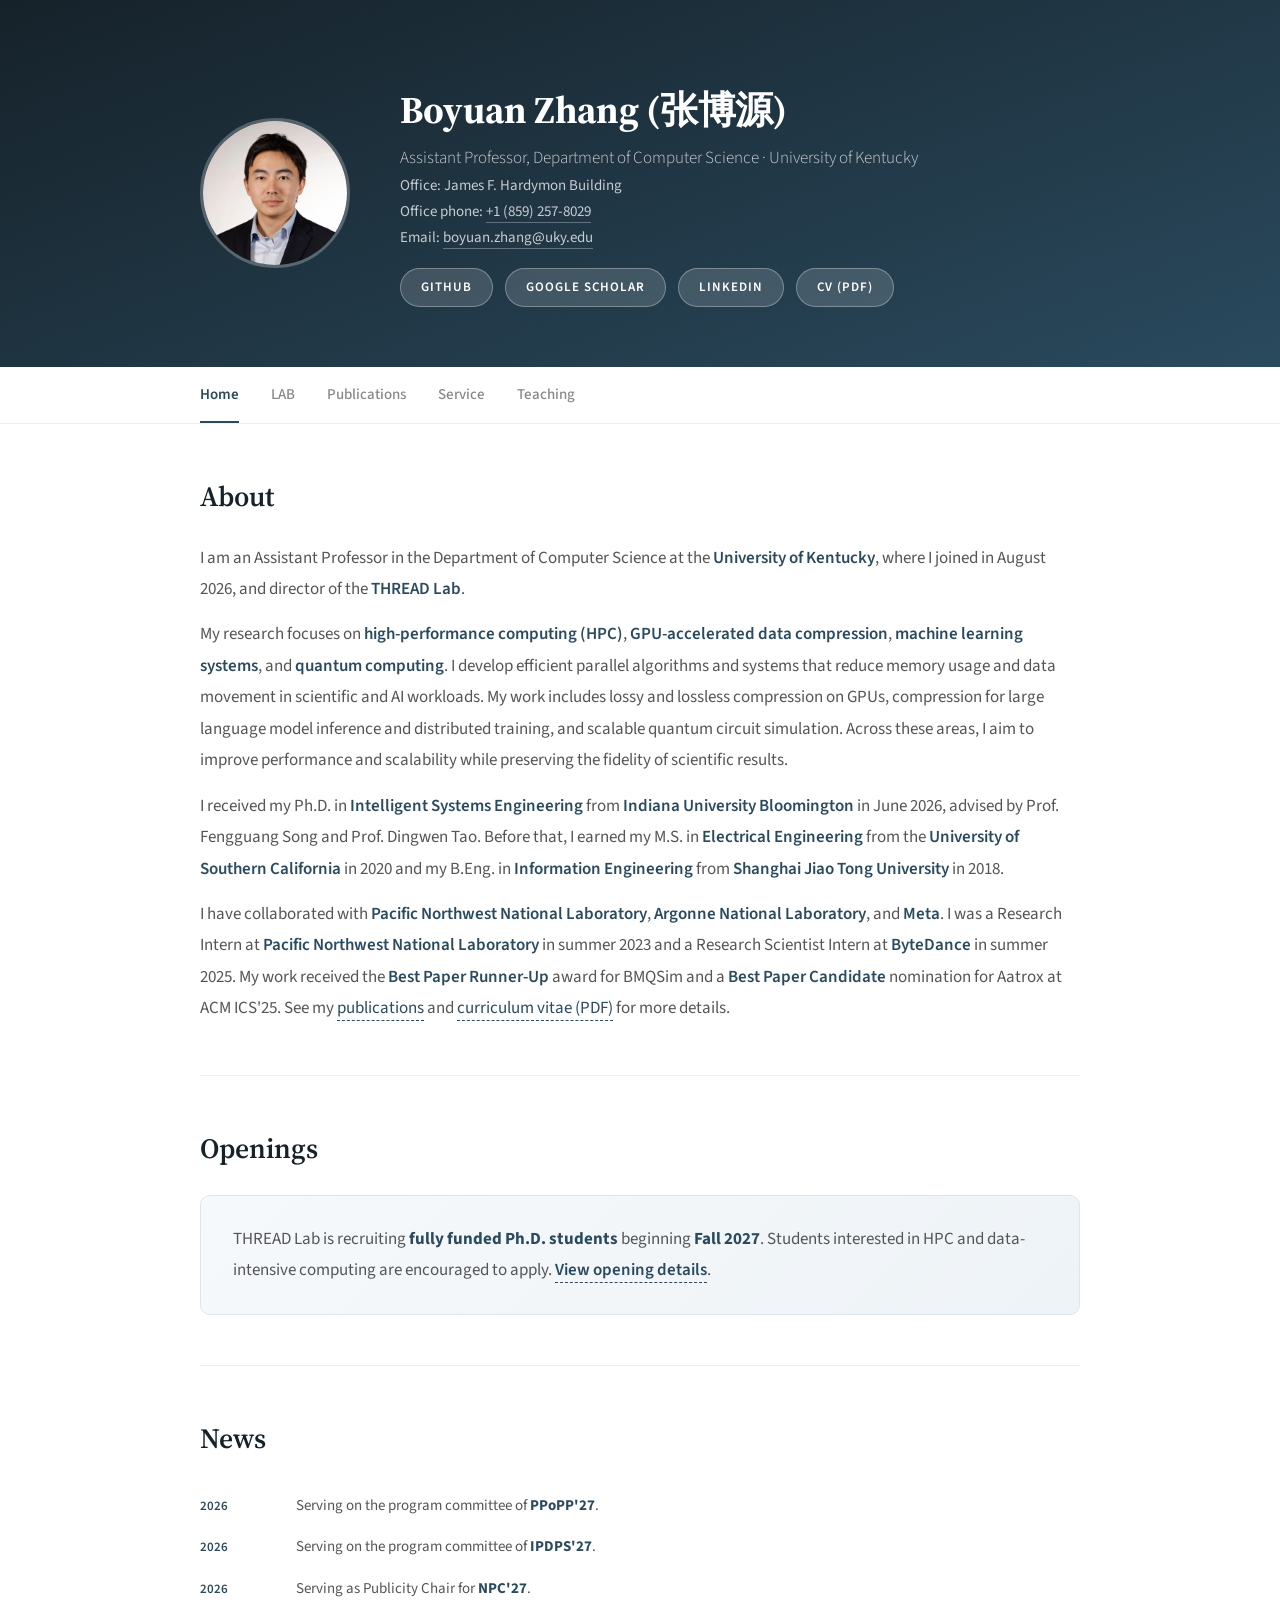
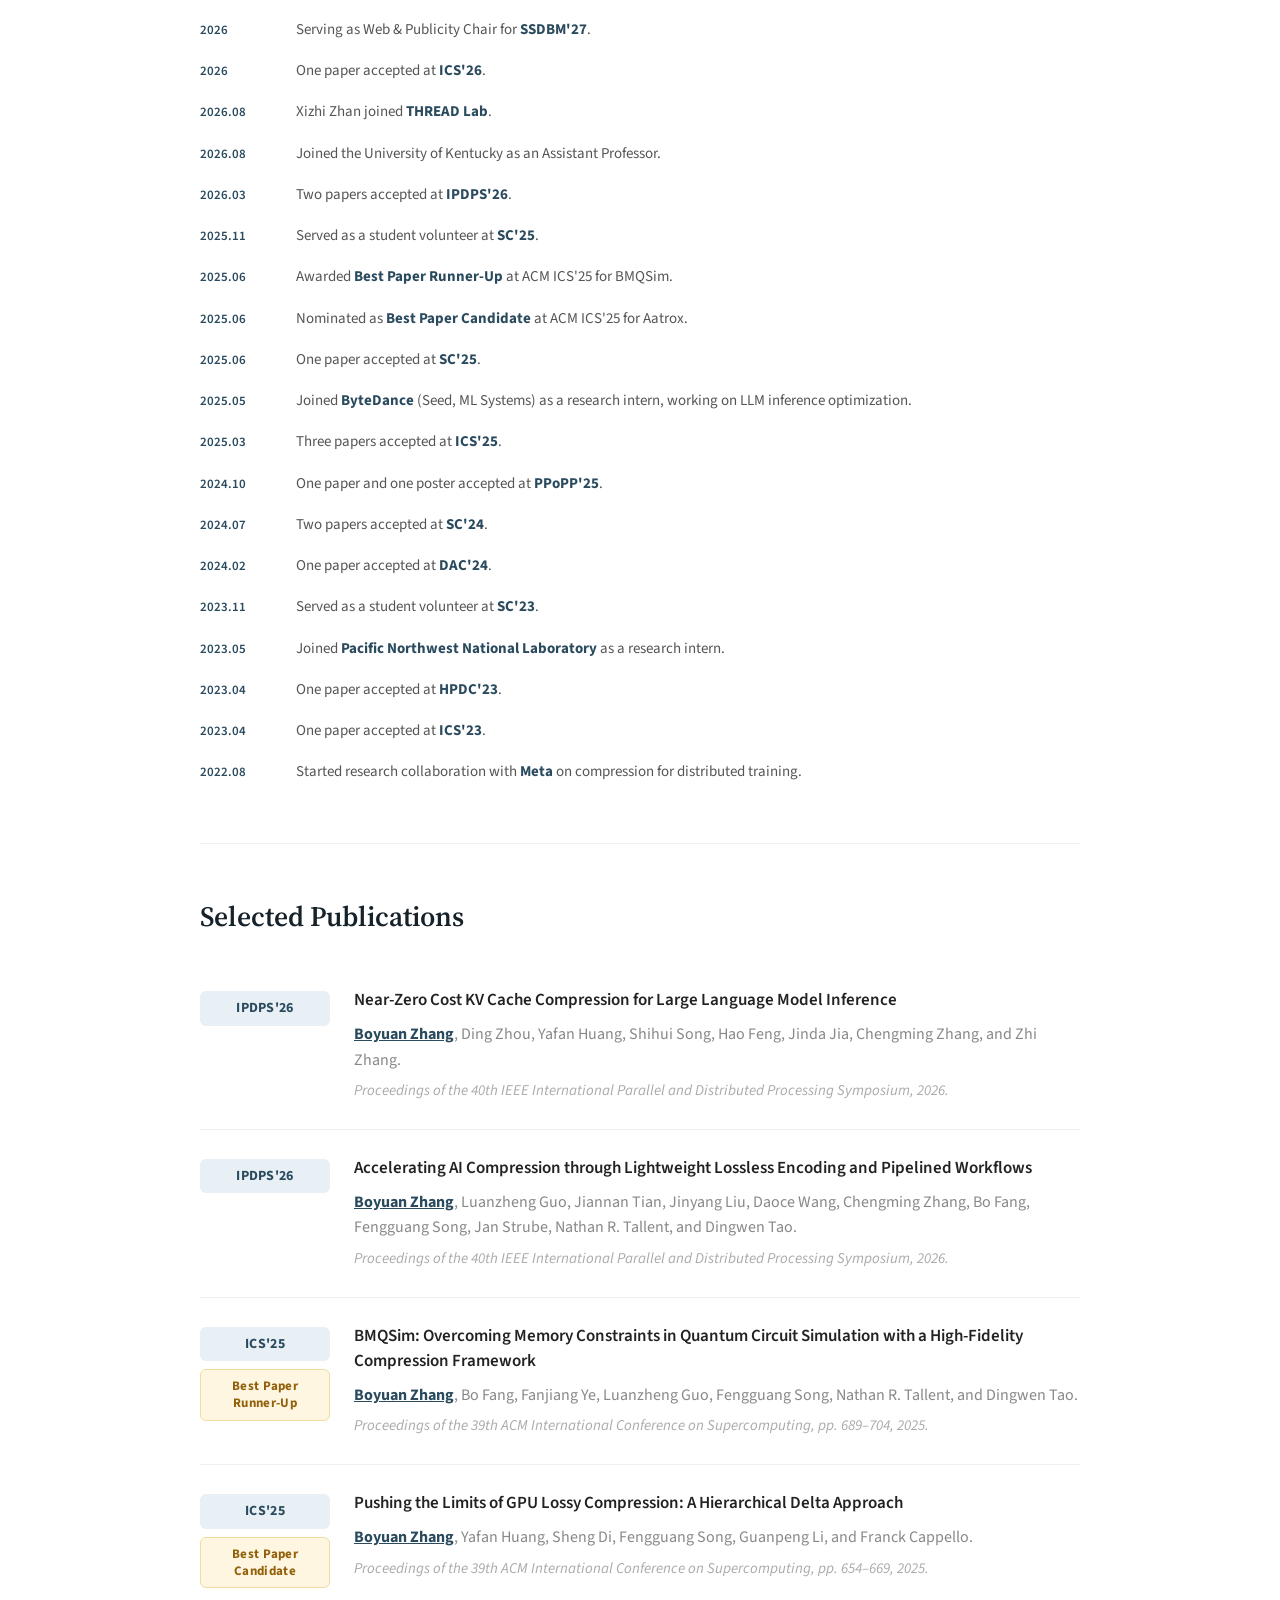
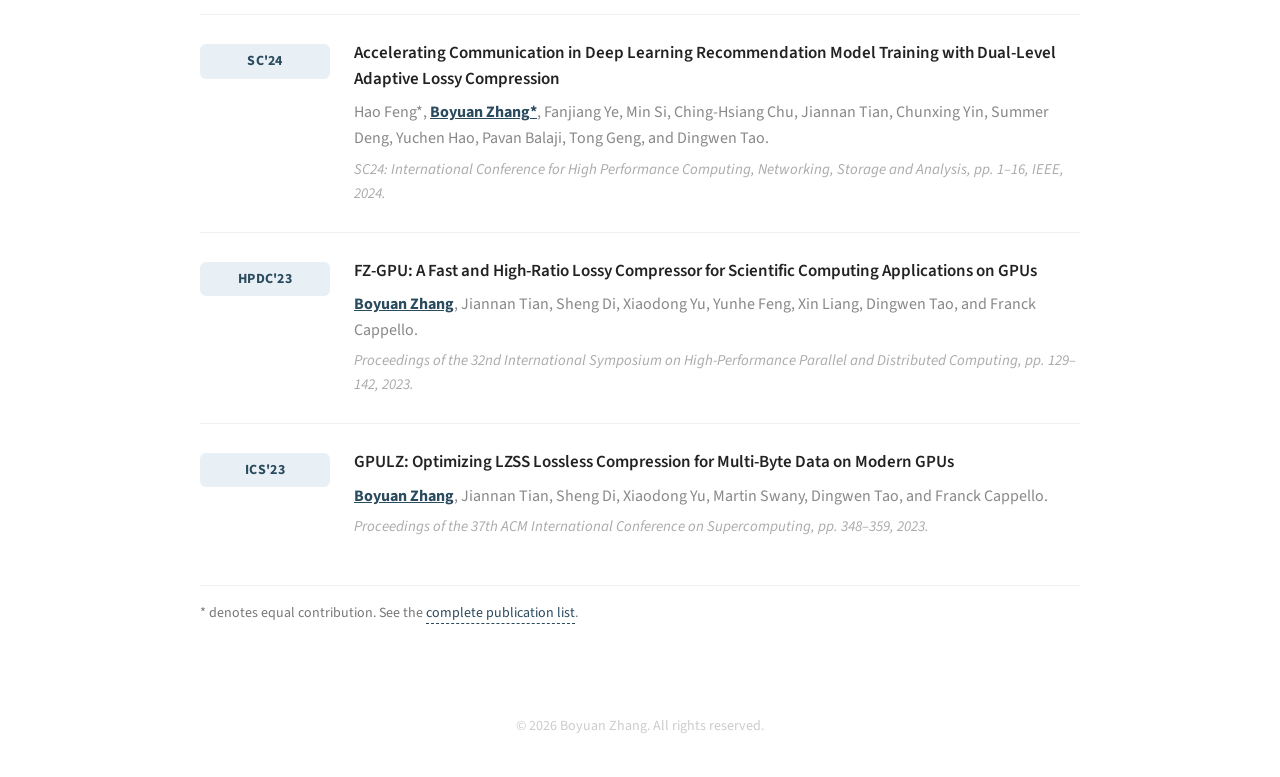
<file: index.html>
<!DOCTYPE html>
<html lang="en">
<head>
    <meta charset="UTF-8">
    <meta name="viewport" content="width=device-width, initial-scale=1.0">
    <title>Boyuan Zhang (张博源) | THREAD Lab</title>
    <meta name="description" content="Boyuan Zhang is an Assistant Professor of Computer Science at the University of Kentucky and director of THREAD Lab.">
    <link rel="preconnect" href="https://fonts.googleapis.com">
    <link rel="preconnect" href="https://fonts.gstatic.com" crossorigin>
    <link href="https://fonts.googleapis.com/css2?family=Source+Sans+3:wght@300;400;500;600;700&family=Source+Serif+4:wght@600;700&display=swap" rel="stylesheet">
    <link rel="stylesheet" href="styles.css?v=20261004-4">
</head>
<body>
    <div class="hero">
        <div class="hero-inner">
            <img src="boyuan.jpg" alt="Boyuan Zhang">
            <div class="hero-text">
                <h1>Boyuan Zhang <span class="name-cn">(张博源)</span></h1>
                <div class="subtitle">Assistant Professor, Department of Computer Science · University of Kentucky</div>
                <div class="contact">Office: James F. Hardymon Building</div>
                <div class="contact">Office phone: <a href="tel:+18592578029">+1 (859) 257-8029</a></div>
                <div class="email">Email: <a href="#" data-email aria-label="Email Boyuan Zhang">boyuan.zhang [at] uky [dot] edu</a></div>
                <div class="hero-links">
                    <a class="primary" href="https://github.com/boyuanzhang62" target="_blank" rel="noopener">GitHub</a>
                    <a class="primary" href="https://scholar.google.com/citations?hl=en&amp;user=GKlJrYYAAAAJ" target="_blank" rel="noopener">Google Scholar</a>
                    <a class="primary" href="https://www.linkedin.com/in/boyuan-zhang-b65344191/" target="_blank" rel="noopener">LinkedIn</a>
                    <a class="primary" href="CV_Boyuan_Zhang_2026.pdf" target="_blank" rel="noopener">CV (PDF)</a>
                </div>
            </div>
        </div>
    </div>

    <nav aria-label="Main navigation">
        <div class="nav-inner">
            <a class="active" aria-current="page" href="index.html">Home</a>
            <a href="team.html">LAB</a>
            <a href="publications.html">Publications</a>
            <a href="service.html">Service</a>
            <a href="teaching.html">Teaching</a>
        </div>
    </nav>

    <div class="content">
        <section id="about">
            <h2>About</h2>
            <div class="about-text">
                <p>I am an Assistant Professor in the Department of Computer Science at the <strong>University of Kentucky</strong>, where I joined in August 2026, and director of the <strong>THREAD Lab</strong>.</p>
                <p>My research focuses on <strong>high-performance computing (HPC)</strong>, <strong>GPU-accelerated data compression</strong>, <strong>machine learning systems</strong>, and <strong>quantum computing</strong>. I develop efficient parallel algorithms and systems that reduce memory usage and data movement in scientific and AI workloads. My work includes lossy and lossless compression on GPUs, compression for large language model inference and distributed training, and scalable quantum circuit simulation. Across these areas, I aim to improve performance and scalability while preserving the fidelity of scientific results.</p>
                <p>I received my Ph.D. in <strong>Intelligent Systems Engineering</strong> from <strong>Indiana University Bloomington</strong> in June 2026, advised by Prof. Fengguang Song and Prof. Dingwen Tao. Before that, I earned my M.S. in <strong>Electrical Engineering</strong> from the <strong>University of Southern California</strong> in 2020 and my B.Eng. in <strong>Information Engineering</strong> from <strong>Shanghai Jiao Tong University</strong> in 2018.</p>
                <p>I have collaborated with <strong>Pacific Northwest National Laboratory</strong>, <strong>Argonne National Laboratory</strong>, and <strong>Meta</strong>. I was a Research Intern at <strong>Pacific Northwest National Laboratory</strong> in summer 2023 and a Research Scientist Intern at <strong>ByteDance</strong> in summer 2025. My work received the <strong>Best Paper Runner-Up</strong> award for BMQSim and a <strong>Best Paper Candidate</strong> nomination for Aatrox at ACM ICS'25. See my <a href="publications.html">publications</a> and <a href="CV_Boyuan_Zhang_2026.pdf" target="_blank" rel="noopener">curriculum vitae (PDF)</a> for more details.</p>
            </div>
        </section>

        <section id="openings">
            <h2>Openings</h2>
            <div class="openings-content">
                <p>THREAD Lab is recruiting <strong>fully funded Ph.D. students</strong> beginning <strong>Fall 2027</strong>. Students interested in HPC and data-intensive computing are encouraged to apply. <a href="openings.html">View opening details</a>.</p>
            </div>
        </section>

        <section id="news">
            <h2>News</h2>
            <ul class="news-list">
                <li class="news-item"><time class="news-date" datetime="2026">2026</time><div class="news-text">Serving on the program committee of <strong>PPoPP'27</strong>.</div></li>
                <li class="news-item"><time class="news-date" datetime="2026">2026</time><div class="news-text">Serving on the program committee of <strong>IPDPS'27</strong>.</div></li>
                <li class="news-item"><time class="news-date" datetime="2026">2026</time><div class="news-text">Serving as Publicity Chair for <strong>NPC'27</strong>.</div></li>
                <li class="news-item"><time class="news-date" datetime="2026">2026</time><div class="news-text">Serving as Web &amp; Publicity Chair for <strong>SSDBM'27</strong>.</div></li>
                <li class="news-item"><time class="news-date" datetime="2026">2026</time><div class="news-text">One paper accepted at <strong>ICS'26</strong>.</div></li>
                <li class="news-item"><time class="news-date" datetime="2026-08">2026.08</time><div class="news-text">Xizhi Zhan joined <strong>THREAD Lab</strong>.</div></li>
                <li class="news-item"><time class="news-date" datetime="2026-08">2026.08</time><div class="news-text">Joined the University of Kentucky as an Assistant Professor.</div></li>
                <li class="news-item"><time class="news-date" datetime="2026-03">2026.03</time><div class="news-text">Two papers accepted at <strong>IPDPS'26</strong>.</div></li>
                <li class="news-item"><time class="news-date" datetime="2025-11">2025.11</time><div class="news-text">Served as a student volunteer at <strong>SC'25</strong>.</div></li>
                <li class="news-item"><time class="news-date" datetime="2025-06">2025.06</time><div class="news-text">Awarded <strong>Best Paper Runner-Up</strong> at ACM ICS'25 for BMQSim.</div></li>
                <li class="news-item"><time class="news-date" datetime="2025-06">2025.06</time><div class="news-text">Nominated as <strong>Best Paper Candidate</strong> at ACM ICS'25 for Aatrox.</div></li>
                <li class="news-item"><time class="news-date" datetime="2025-06">2025.06</time><div class="news-text">One paper accepted at <strong>SC'25</strong>.</div></li>
                <li class="news-item"><time class="news-date" datetime="2025-05">2025.05</time><div class="news-text">Joined <strong>ByteDance</strong> (Seed, ML Systems) as a research intern, working on LLM inference optimization.</div></li>
                <li class="news-item"><time class="news-date" datetime="2025-03">2025.03</time><div class="news-text">Three papers accepted at <strong>ICS'25</strong>.</div></li>
                <li class="news-item"><time class="news-date" datetime="2024-10">2024.10</time><div class="news-text">One paper and one poster accepted at <strong>PPoPP'25</strong>.</div></li>
                <li class="news-item"><time class="news-date" datetime="2024-07">2024.07</time><div class="news-text">Two papers accepted at <strong>SC'24</strong>.</div></li>
                <li class="news-item"><time class="news-date" datetime="2024-02">2024.02</time><div class="news-text">One paper accepted at <strong>DAC'24</strong>.</div></li>
                <li class="news-item"><time class="news-date" datetime="2023-11">2023.11</time><div class="news-text">Served as a student volunteer at <strong>SC'23</strong>.</div></li>
                <li class="news-item"><time class="news-date" datetime="2023-05">2023.05</time><div class="news-text">Joined <strong>Pacific Northwest National Laboratory</strong> as a research intern.</div></li>
                <li class="news-item"><time class="news-date" datetime="2023-04">2023.04</time><div class="news-text">One paper accepted at <strong>HPDC'23</strong>.</div></li>
                <li class="news-item"><time class="news-date" datetime="2023-04">2023.04</time><div class="news-text">One paper accepted at <strong>ICS'23</strong>.</div></li>
                <li class="news-item"><time class="news-date" datetime="2022-08">2022.08</time><div class="news-text">Started research collaboration with <strong>Meta</strong> on compression for distributed training.</div></li>
            </ul>
        </section>
        <section id="selected-publications">
            <h2>Selected Publications</h2>
            <div class="pub-list">
                <div class="pub-entry">
                    <div class="pub-year"><span class="pub-tag conf">IPDPS'26</span></div>
                    <div class="pub-body"><div class="title">Near-Zero Cost KV Cache Compression for Large Language Model Inference</div><div class="authors"><strong><u>Boyuan Zhang</u></strong>, Ding Zhou, Yafan Huang, Shihui Song, Hao Feng, Jinda Jia, Chengming Zhang, and Zhi Zhang.</div><div class="venue">Proceedings of the 40th IEEE International Parallel and Distributed Processing Symposium, 2026.</div></div>
                </div>

                <div class="pub-entry">
                    <div class="pub-year"><span class="pub-tag conf">IPDPS'26</span></div>
                    <div class="pub-body"><div class="title">Accelerating AI Compression through Lightweight Lossless Encoding and Pipelined Workflows</div><div class="authors"><strong><u>Boyuan Zhang</u></strong>, Luanzheng Guo, Jiannan Tian, Jinyang Liu, Daoce Wang, Chengming Zhang, Bo Fang, Fengguang Song, Jan Strube, Nathan R. Tallent, and Dingwen Tao.</div><div class="venue">Proceedings of the 40th IEEE International Parallel and Distributed Processing Symposium, 2026.</div></div>
                </div>

                <div class="pub-entry">
                    <div class="pub-year"><span class="pub-tag conf">ICS'25</span><span class="pub-tag award">Best Paper Runner-Up</span></div>
                    <div class="pub-body"><div class="title">BMQSim: Overcoming Memory Constraints in Quantum Circuit Simulation with a High-Fidelity Compression Framework</div><div class="authors"><strong><u>Boyuan Zhang</u></strong>, Bo Fang, Fanjiang Ye, Luanzheng Guo, Fengguang Song, Nathan R. Tallent, and Dingwen Tao.</div><div class="venue">Proceedings of the 39th ACM International Conference on Supercomputing, pp. 689–704, 2025.</div></div>
                </div>

                <div class="pub-entry">
                    <div class="pub-year"><span class="pub-tag conf">ICS'25</span><span class="pub-tag award">Best Paper Candidate</span></div>
                    <div class="pub-body"><div class="title">Pushing the Limits of GPU Lossy Compression: A Hierarchical Delta Approach</div><div class="authors"><strong><u>Boyuan Zhang</u></strong>, Yafan Huang, Sheng Di, Fengguang Song, Guanpeng Li, and Franck Cappello.</div><div class="venue">Proceedings of the 39th ACM International Conference on Supercomputing, pp. 654–669, 2025.</div></div>
                </div>

                <div class="pub-entry">
                    <div class="pub-year"><span class="pub-tag conf">SC'24</span></div>
                    <div class="pub-body"><div class="title">Accelerating Communication in Deep Learning Recommendation Model Training with Dual-Level Adaptive Lossy Compression</div><div class="authors">Hao Feng*, <strong><u>Boyuan Zhang*</u></strong>, Fanjiang Ye, Min Si, Ching-Hsiang Chu, Jiannan Tian, Chunxing Yin, Summer Deng, Yuchen Hao, Pavan Balaji, Tong Geng, and Dingwen Tao.</div><div class="venue">SC24: International Conference for High Performance Computing, Networking, Storage and Analysis, pp. 1–16, IEEE, 2024.</div></div>
                </div>

                <div class="pub-entry">
                    <div class="pub-year"><span class="pub-tag conf">HPDC'23</span></div>
                    <div class="pub-body"><div class="title">FZ-GPU: A Fast and High-Ratio Lossy Compressor for Scientific Computing Applications on GPUs</div><div class="authors"><strong><u>Boyuan Zhang</u></strong>, Jiannan Tian, Sheng Di, Xiaodong Yu, Yunhe Feng, Xin Liang, Dingwen Tao, and Franck Cappello.</div><div class="venue">Proceedings of the 32nd International Symposium on High-Performance Parallel and Distributed Computing, pp. 129–142, 2023.</div></div>
                </div>

                <div class="pub-entry">
                    <div class="pub-year"><span class="pub-tag conf">ICS'23</span></div>
                    <div class="pub-body"><div class="title">GPULZ: Optimizing LZSS Lossless Compression for Multi-Byte Data on Modern GPUs</div><div class="authors"><strong><u>Boyuan Zhang</u></strong>, Jiannan Tian, Sheng Di, Xiaodong Yu, Martin Swany, Dingwen Tao, and Franck Cappello.</div><div class="venue">Proceedings of the 37th ACM International Conference on Supercomputing, pp. 348–359, 2023.</div></div>
                </div>
            </div>

            <p class="footnote">* denotes equal contribution. See the <a href="publications.html">complete publication list</a>.</p>
        </section>
    </div>

    <footer><p>&copy; 2026 Boyuan Zhang. All rights reserved.</p></footer>
    <script src="email.js"></script>
</body>
</html>
</file>
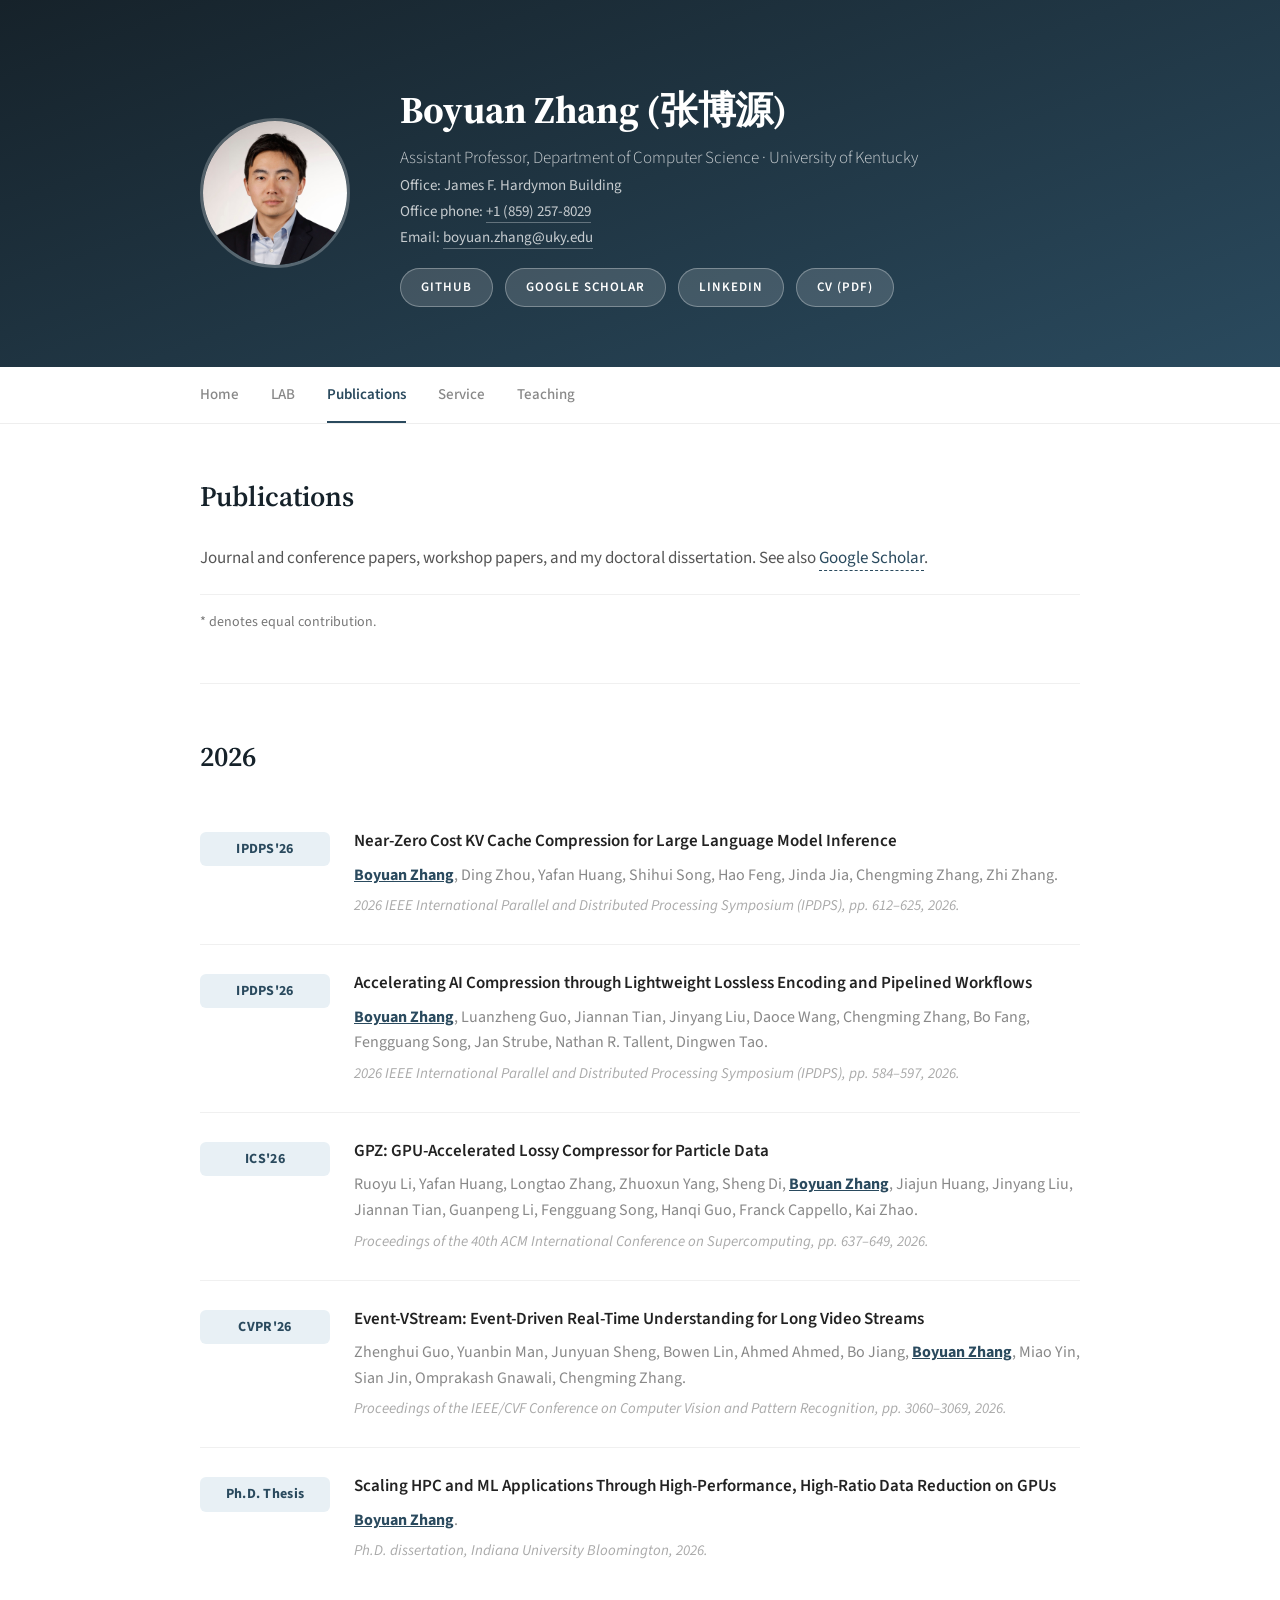
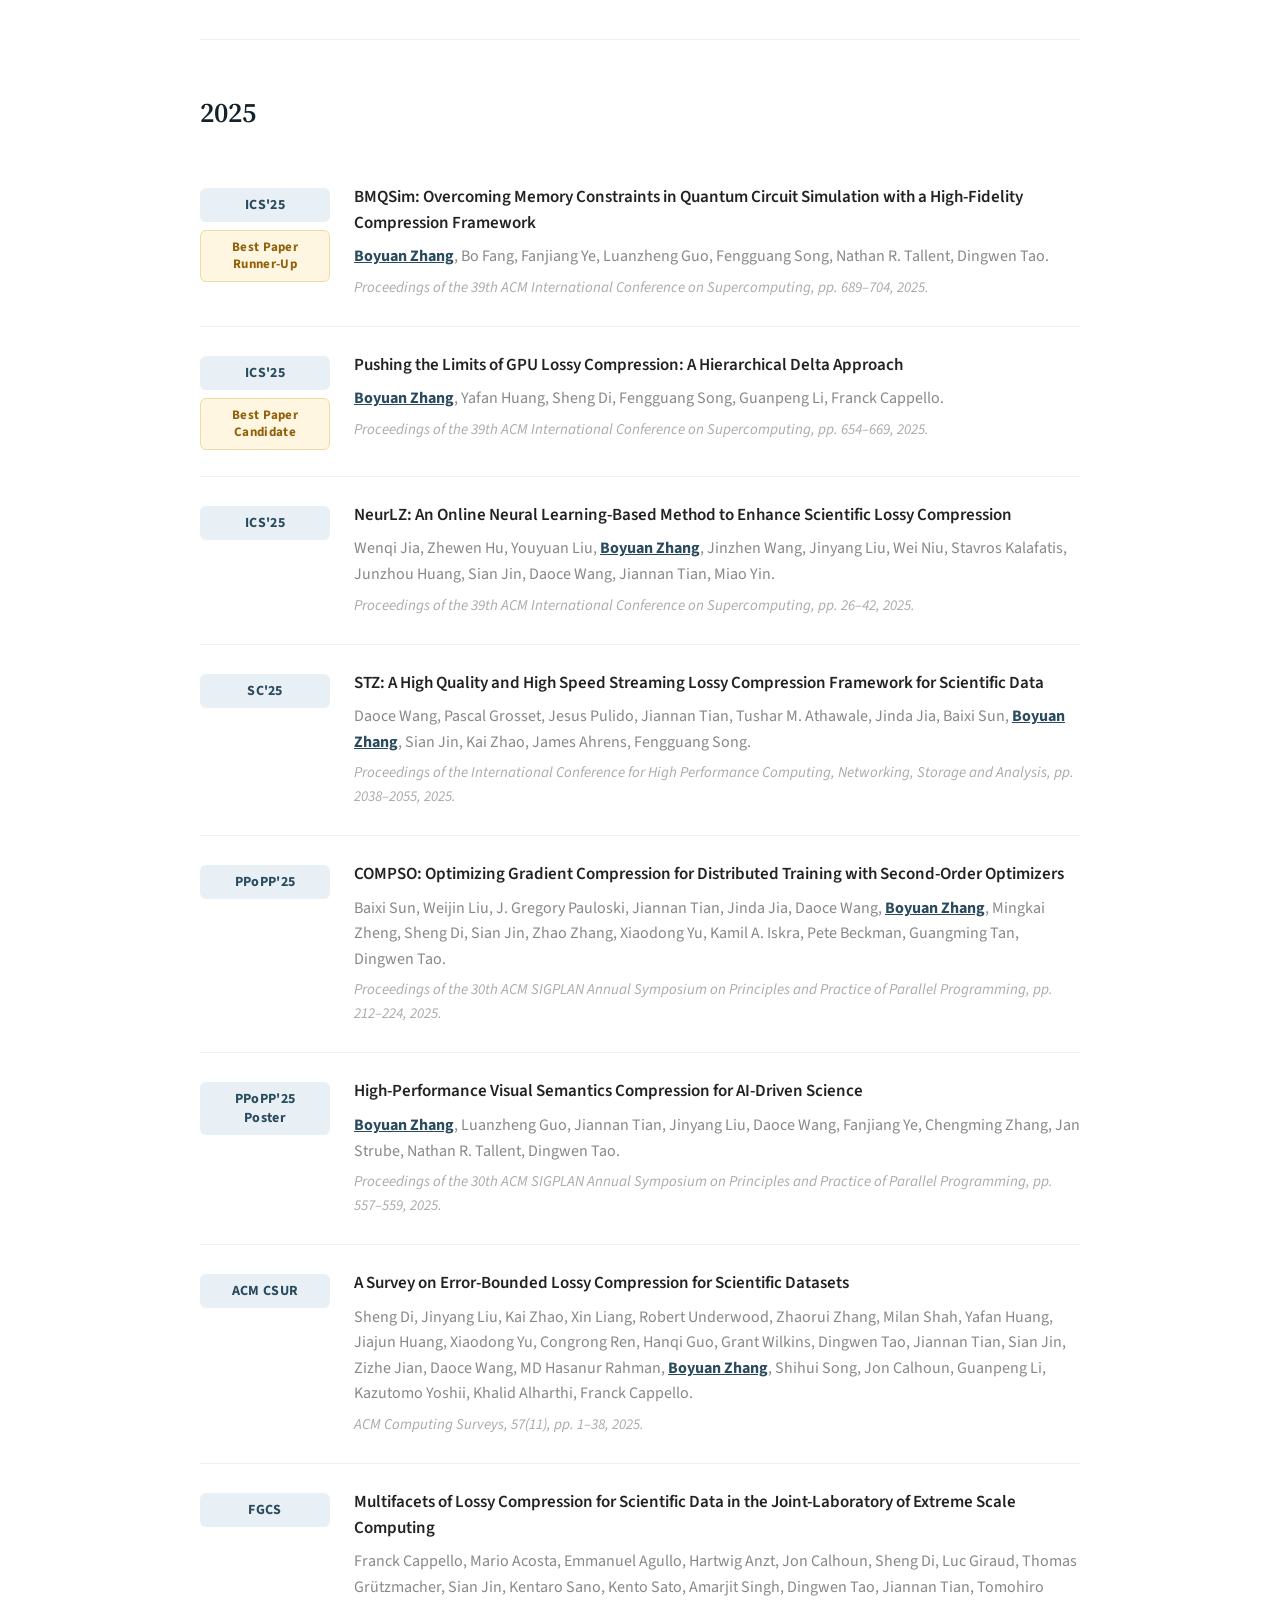
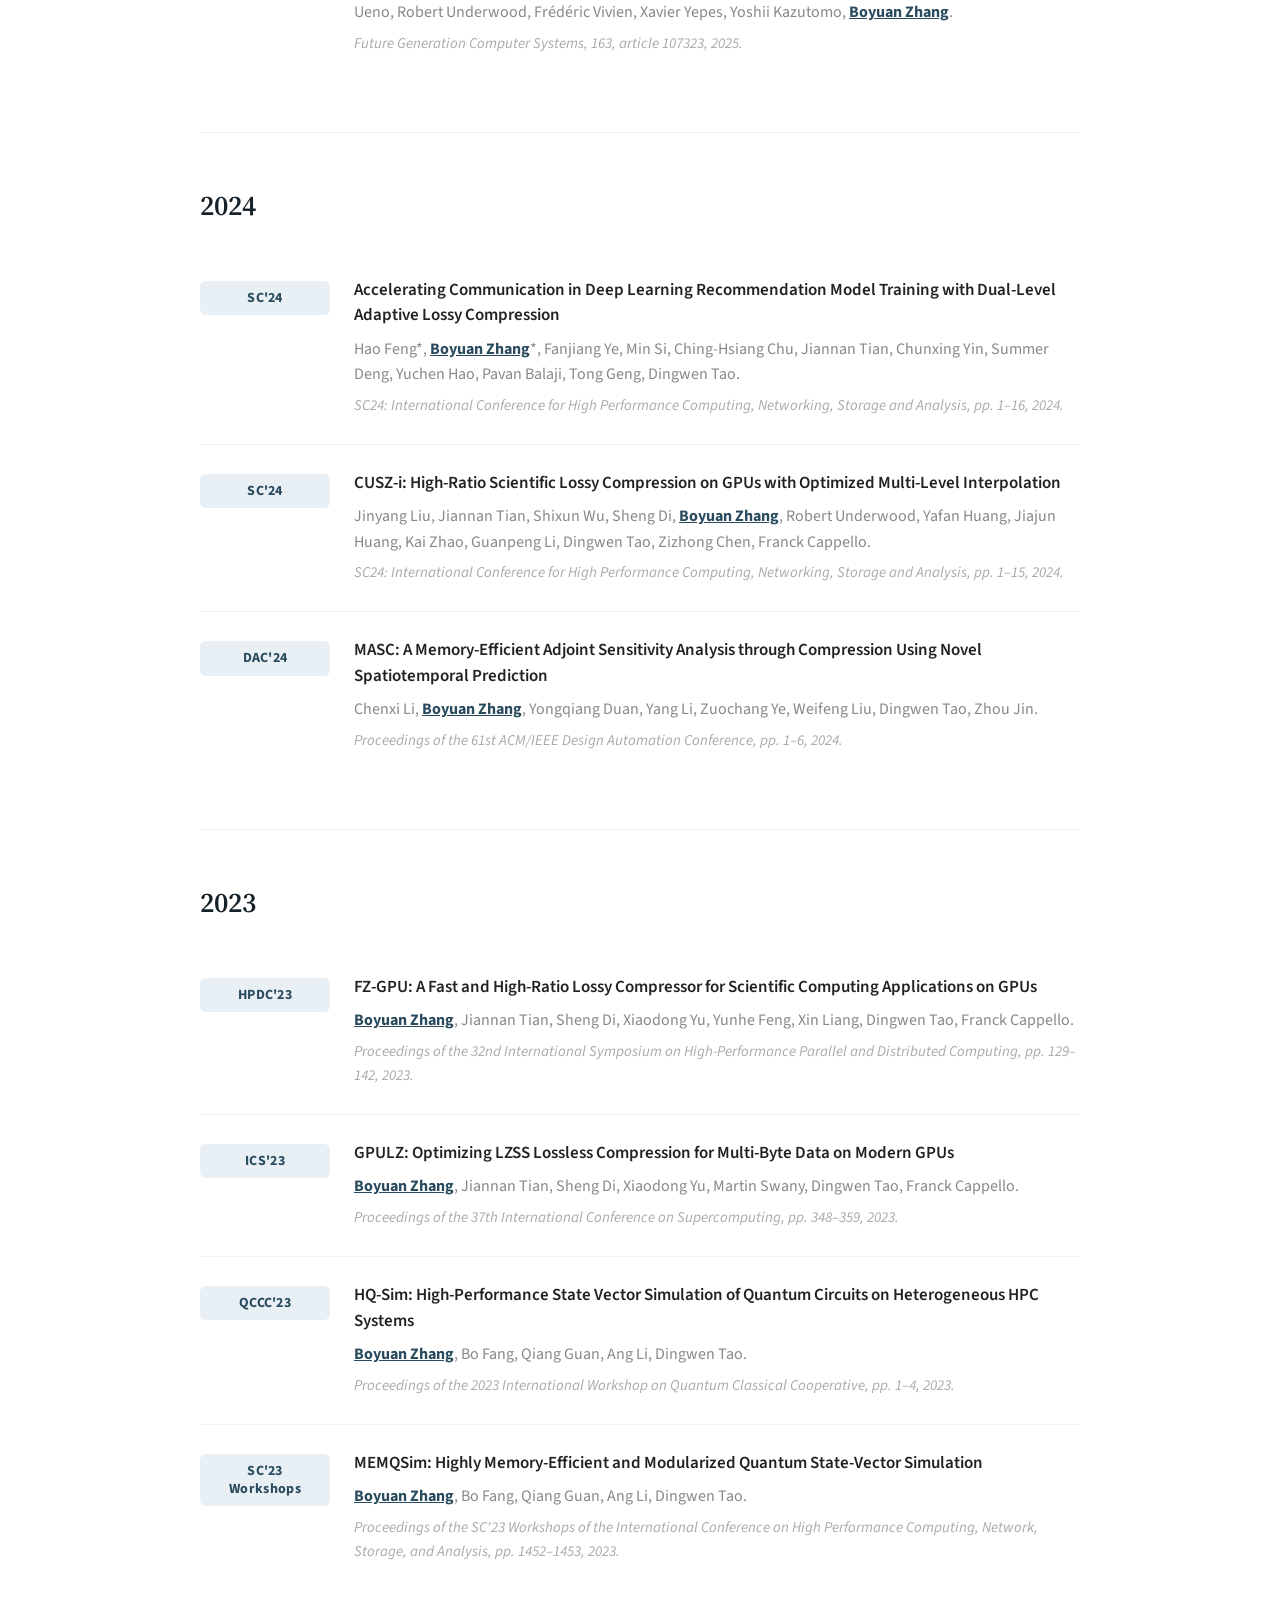
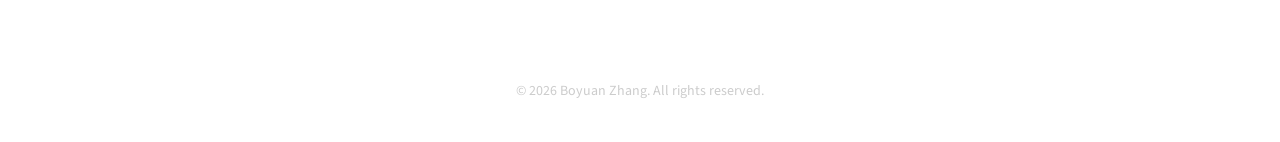
<file: publications.html>
<!DOCTYPE html>
<html lang="en">
<head>
    <meta charset="UTF-8">
    <meta name="viewport" content="width=device-width, initial-scale=1.0">
    <title>Publications | Boyuan Zhang</title>
    <meta name="description" content="Publications and doctoral dissertation by Boyuan Zhang.">
    <link rel="preconnect" href="https://fonts.googleapis.com">
    <link rel="preconnect" href="https://fonts.gstatic.com" crossorigin>
    <link href="https://fonts.googleapis.com/css2?family=Source+Sans+3:wght@300;400;500;600;700&family=Source+Serif+4:wght@600;700&display=swap" rel="stylesheet">
    <link rel="stylesheet" href="styles.css?v=20261004-4">
</head>
<body>
    <div class="hero">
        <div class="hero-inner">
            <img src="boyuan.jpg" alt="Boyuan Zhang">
            <div class="hero-text">
                <h1>Boyuan Zhang <span class="name-cn">(张博源)</span></h1>
                <div class="subtitle">Assistant Professor, Department of Computer Science · University of Kentucky</div>
                <div class="contact">Office: James F. Hardymon Building</div>
                <div class="contact">Office phone: <a href="tel:+18592578029">+1 (859) 257-8029</a></div>
                <div class="email">Email: <a href="#" data-email aria-label="Email Boyuan Zhang">boyuan.zhang [at] uky [dot] edu</a></div>
                <div class="hero-links">
                    <a class="primary" href="https://github.com/boyuanzhang62" target="_blank" rel="noopener">GitHub</a>
                    <a class="primary" href="https://scholar.google.com/citations?hl=en&amp;user=GKlJrYYAAAAJ" target="_blank" rel="noopener">Google Scholar</a>
                    <a class="primary" href="https://www.linkedin.com/in/boyuan-zhang-b65344191/" target="_blank" rel="noopener">LinkedIn</a>
                    <a class="primary" href="CV_Boyuan_Zhang_2026.pdf" target="_blank" rel="noopener">CV (PDF)</a>
                </div>
            </div>
        </div>
    </div>

    <nav aria-label="Main navigation">
        <div class="nav-inner">
            <a href="index.html">Home</a>
            <a href="team.html">LAB</a>
            <a class="active" aria-current="page" href="publications.html">Publications</a>
            <a href="service.html">Service</a>
            <a href="teaching.html">Teaching</a>
        </div>
    </nav>

    <div class="content">
        <section>
            <h2>Publications</h2>
            <p class="page-intro">Journal and conference papers, workshop papers, and my doctoral dissertation. See also <a class="text-link" href="https://scholar.google.com/citations?hl=en&amp;user=GKlJrYYAAAAJ" target="_blank" rel="noopener">Google Scholar</a>.</p>
            <p class="footnote">* denotes equal contribution.</p>
        </section>

        <section id="publications-2026">
            <h2>2026</h2>
            <div class="pub-list">
                <article class="pub-entry">
                    <div class="pub-year"><span class="pub-tag conf">IPDPS&#x27;26</span></div>
                    <div class="pub-body"><h3 class="title"><a href="https://ieeexplore.ieee.org/abstract/document/11575358/" target="_blank" rel="noopener">Near-Zero Cost KV Cache Compression for Large Language Model Inference</a></h3><div class="authors"><strong><u>Boyuan Zhang</u></strong>, Ding Zhou, Yafan Huang, Shihui Song, Hao Feng, Jinda Jia, Chengming Zhang, Zhi Zhang.</div><div class="venue">2026 IEEE International Parallel and Distributed Processing Symposium (IPDPS), pp. 612–625, 2026.</div></div>
                </article>

                <article class="pub-entry">
                    <div class="pub-year"><span class="pub-tag conf">IPDPS&#x27;26</span></div>
                    <div class="pub-body"><h3 class="title"><a href="https://ieeexplore.ieee.org/abstract/document/11575347/" target="_blank" rel="noopener">Accelerating AI Compression through Lightweight Lossless Encoding and Pipelined Workflows</a></h3><div class="authors"><strong><u>Boyuan Zhang</u></strong>, Luanzheng Guo, Jiannan Tian, Jinyang Liu, Daoce Wang, Chengming Zhang, Bo Fang, Fengguang Song, Jan Strube, Nathan R. Tallent, Dingwen Tao.</div><div class="venue">2026 IEEE International Parallel and Distributed Processing Symposium (IPDPS), pp. 584–597, 2026.</div></div>
                </article>

                <article class="pub-entry">
                    <div class="pub-year"><span class="pub-tag conf">ICS&#x27;26</span></div>
                    <div class="pub-body"><h3 class="title"><a href="https://dl.acm.org/doi/abs/10.1145/3797905.3800524" target="_blank" rel="noopener">GPZ: GPU-Accelerated Lossy Compressor for Particle Data</a></h3><div class="authors">Ruoyu Li, Yafan Huang, Longtao Zhang, Zhuoxun Yang, Sheng Di, <strong><u>Boyuan Zhang</u></strong>, Jiajun Huang, Jinyang Liu, Jiannan Tian, Guanpeng Li, Fengguang Song, Hanqi Guo, Franck Cappello, Kai Zhao.</div><div class="venue">Proceedings of the 40th ACM International Conference on Supercomputing, pp. 637–649, 2026.</div></div>
                </article>

                <article class="pub-entry">
                    <div class="pub-year"><span class="pub-tag conf">CVPR&#x27;26</span></div>
                    <div class="pub-body"><h3 class="title"><a href="https://openaccess.thecvf.com/content/CVPR2026F/html/Guo_Event-VStream_Event-Driven_Real-Time_Understanding_for_Long_Video_Streams_CVPRF_2026_paper.html" target="_blank" rel="noopener">Event-VStream: Event-Driven Real-Time Understanding for Long Video Streams</a></h3><div class="authors">Zhenghui Guo, Yuanbin Man, Junyuan Sheng, Bowen Lin, Ahmed Ahmed, Bo Jiang, <strong><u>Boyuan Zhang</u></strong>, Miao Yin, Sian Jin, Omprakash Gnawali, Chengming Zhang.</div><div class="venue">Proceedings of the IEEE/CVF Conference on Computer Vision and Pattern Recognition, pp. 3060–3069, 2026.</div></div>
                </article>

                <article class="pub-entry">
                    <div class="pub-year"><span class="pub-tag conf">Ph.D. Thesis</span></div>
                    <div class="pub-body"><h3 class="title"><a href="https://search.proquest.com/openview/db4dd5d481ed2e0c03aaaefaefeb3774/1?pq-origsite=gscholar&amp;cbl=18750&amp;diss=y" target="_blank" rel="noopener">Scaling HPC and ML Applications Through High-Performance, High-Ratio Data Reduction on GPUs</a></h3><div class="authors"><strong><u>Boyuan Zhang</u></strong>.</div><div class="venue">Ph.D. dissertation, Indiana University Bloomington, 2026.</div></div>
                </article>
            </div>
        </section>

        <section id="publications-2025">
            <h2>2025</h2>
            <div class="pub-list">
                <article class="pub-entry">
                    <div class="pub-year"><span class="pub-tag conf">ICS&#x27;25</span><span class="pub-tag award">Best Paper Runner-Up</span></div>
                    <div class="pub-body"><h3 class="title"><a href="https://dl.acm.org/doi/abs/10.1145/3721145.3725747" target="_blank" rel="noopener">BMQSim: Overcoming Memory Constraints in Quantum Circuit Simulation with a High-Fidelity Compression Framework</a></h3><div class="authors"><strong><u>Boyuan Zhang</u></strong>, Bo Fang, Fanjiang Ye, Luanzheng Guo, Fengguang Song, Nathan R. Tallent, Dingwen Tao.</div><div class="venue">Proceedings of the 39th ACM International Conference on Supercomputing, pp. 689–704, 2025.</div></div>
                </article>

                <article class="pub-entry">
                    <div class="pub-year"><span class="pub-tag conf">ICS&#x27;25</span><span class="pub-tag award">Best Paper Candidate</span></div>
                    <div class="pub-body"><h3 class="title"><a href="https://dl.acm.org/doi/abs/10.1145/3721145.3725743" target="_blank" rel="noopener">Pushing the Limits of GPU Lossy Compression: A Hierarchical Delta Approach</a></h3><div class="authors"><strong><u>Boyuan Zhang</u></strong>, Yafan Huang, Sheng Di, Fengguang Song, Guanpeng Li, Franck Cappello.</div><div class="venue">Proceedings of the 39th ACM International Conference on Supercomputing, pp. 654–669, 2025.</div></div>
                </article>

                <article class="pub-entry">
                    <div class="pub-year"><span class="pub-tag conf">ICS&#x27;25</span></div>
                    <div class="pub-body"><h3 class="title"><a href="https://dl.acm.org/doi/abs/10.1145/3721145.3725763" target="_blank" rel="noopener">NeurLZ: An Online Neural Learning-Based Method to Enhance Scientific Lossy Compression</a></h3><div class="authors">Wenqi Jia, Zhewen Hu, Youyuan Liu, <strong><u>Boyuan Zhang</u></strong>, Jinzhen Wang, Jinyang Liu, Wei Niu, Stavros Kalafatis, Junzhou Huang, Sian Jin, Daoce Wang, Jiannan Tian, Miao Yin.</div><div class="venue">Proceedings of the 39th ACM International Conference on Supercomputing, pp. 26–42, 2025.</div></div>
                </article>

                <article class="pub-entry">
                    <div class="pub-year"><span class="pub-tag conf">SC&#x27;25</span></div>
                    <div class="pub-body"><h3 class="title"><a href="https://dl.acm.org/doi/abs/10.1145/3712285.3759795" target="_blank" rel="noopener">STZ: A High Quality and High Speed Streaming Lossy Compression Framework for Scientific Data</a></h3><div class="authors">Daoce Wang, Pascal Grosset, Jesus Pulido, Jiannan Tian, Tushar M. Athawale, Jinda Jia, Baixi Sun, <strong><u>Boyuan Zhang</u></strong>, Sian Jin, Kai Zhao, James Ahrens, Fengguang Song.</div><div class="venue">Proceedings of the International Conference for High Performance Computing, Networking, Storage and Analysis, pp. 2038–2055, 2025.</div></div>
                </article>

                <article class="pub-entry">
                    <div class="pub-year"><span class="pub-tag conf">PPoPP&#x27;25</span></div>
                    <div class="pub-body"><h3 class="title"><a href="https://dl.acm.org/doi/abs/10.1145/3710848.3710852" target="_blank" rel="noopener">COMPSO: Optimizing Gradient Compression for Distributed Training with Second-Order Optimizers</a></h3><div class="authors">Baixi Sun, Weijin Liu, J. Gregory Pauloski, Jiannan Tian, Jinda Jia, Daoce Wang, <strong><u>Boyuan Zhang</u></strong>, Mingkai Zheng, Sheng Di, Sian Jin, Zhao Zhang, Xiaodong Yu, Kamil A. Iskra, Pete Beckman, Guangming Tan, Dingwen Tao.</div><div class="venue">Proceedings of the 30th ACM SIGPLAN Annual Symposium on Principles and Practice of Parallel Programming, pp. 212–224, 2025.</div></div>
                </article>

                <article class="pub-entry">
                    <div class="pub-year"><span class="pub-tag conf">PPoPP&#x27;25 Poster</span></div>
                    <div class="pub-body"><h3 class="title"><a href="https://dl.acm.org/doi/abs/10.1145/3710848.3710851" target="_blank" rel="noopener">High-Performance Visual Semantics Compression for AI-Driven Science</a></h3><div class="authors"><strong><u>Boyuan Zhang</u></strong>, Luanzheng Guo, Jiannan Tian, Jinyang Liu, Daoce Wang, Fanjiang Ye, Chengming Zhang, Jan Strube, Nathan R. Tallent, Dingwen Tao.</div><div class="venue">Proceedings of the 30th ACM SIGPLAN Annual Symposium on Principles and Practice of Parallel Programming, pp. 557–559, 2025.</div></div>
                </article>

                <article class="pub-entry">
                    <div class="pub-year"><span class="pub-tag conf">ACM CSUR</span></div>
                    <div class="pub-body"><h3 class="title"><a href="https://dl.acm.org/doi/abs/10.1145/3733104" target="_blank" rel="noopener">A Survey on Error-Bounded Lossy Compression for Scientific Datasets</a></h3><div class="authors">Sheng Di, Jinyang Liu, Kai Zhao, Xin Liang, Robert Underwood, Zhaorui Zhang, Milan Shah, Yafan Huang, Jiajun Huang, Xiaodong Yu, Congrong Ren, Hanqi Guo, Grant Wilkins, Dingwen Tao, Jiannan Tian, Sian Jin, Zizhe Jian, Daoce Wang, MD Hasanur Rahman, <strong><u>Boyuan Zhang</u></strong>, Shihui Song, Jon Calhoun, Guanpeng Li, Kazutomo Yoshii, Khalid Alharthi, Franck Cappello.</div><div class="venue">ACM Computing Surveys, 57(11), pp. 1–38, 2025.</div></div>
                </article>

                <article class="pub-entry">
                    <div class="pub-year"><span class="pub-tag conf">FGCS</span></div>
                    <div class="pub-body"><h3 class="title"><a href="https://www.sciencedirect.com/science/article/pii/S0167739X24002553" target="_blank" rel="noopener">Multifacets of Lossy Compression for Scientific Data in the Joint-Laboratory of Extreme Scale Computing</a></h3><div class="authors">Franck Cappello, Mario Acosta, Emmanuel Agullo, Hartwig Anzt, Jon Calhoun, Sheng Di, Luc Giraud, Thomas Grützmacher, Sian Jin, Kentaro Sano, Kento Sato, Amarjit Singh, Dingwen Tao, Jiannan Tian, Tomohiro Ueno, Robert Underwood, Frédéric Vivien, Xavier Yepes, Yoshii Kazutomo, <strong><u>Boyuan Zhang</u></strong>.</div><div class="venue">Future Generation Computer Systems, 163, article 107323, 2025.</div></div>
                </article>

            </div>
        </section>

        <section id="publications-2024">
            <h2>2024</h2>
            <div class="pub-list">
                <article class="pub-entry">
                    <div class="pub-year"><span class="pub-tag conf">SC&#x27;24</span></div>
                    <div class="pub-body"><h3 class="title"><a href="https://ieeexplore.ieee.org/abstract/document/10793178/" target="_blank" rel="noopener">Accelerating Communication in Deep Learning Recommendation Model Training with Dual-Level Adaptive Lossy Compression</a></h3><div class="authors">Hao Feng*, <strong><u>Boyuan Zhang</u></strong>*, Fanjiang Ye, Min Si, Ching-Hsiang Chu, Jiannan Tian, Chunxing Yin, Summer Deng, Yuchen Hao, Pavan Balaji, Tong Geng, Dingwen Tao.</div><div class="venue">SC24: International Conference for High Performance Computing, Networking, Storage and Analysis, pp. 1–16, 2024.</div></div>
                </article>

                <article class="pub-entry">
                    <div class="pub-year"><span class="pub-tag conf">SC&#x27;24</span></div>
                    <div class="pub-body"><h3 class="title"><a href="https://ieeexplore.ieee.org/abstract/document/10793175/" target="_blank" rel="noopener">CUSZ-i: High-Ratio Scientific Lossy Compression on GPUs with Optimized Multi-Level Interpolation</a></h3><div class="authors">Jinyang Liu, Jiannan Tian, Shixun Wu, Sheng Di, <strong><u>Boyuan Zhang</u></strong>, Robert Underwood, Yafan Huang, Jiajun Huang, Kai Zhao, Guanpeng Li, Dingwen Tao, Zizhong Chen, Franck Cappello.</div><div class="venue">SC24: International Conference for High Performance Computing, Networking, Storage and Analysis, pp. 1–15, 2024.</div></div>
                </article>

                <article class="pub-entry">
                    <div class="pub-year"><span class="pub-tag conf">DAC&#x27;24</span></div>
                    <div class="pub-body"><h3 class="title"><a href="https://dl.acm.org/doi/abs/10.1145/3649329.3657393" target="_blank" rel="noopener">MASC: A Memory-Efficient Adjoint Sensitivity Analysis through Compression Using Novel Spatiotemporal Prediction</a></h3><div class="authors">Chenxi Li, <strong><u>Boyuan Zhang</u></strong>, Yongqiang Duan, Yang Li, Zuochang Ye, Weifeng Liu, Dingwen Tao, Zhou Jin.</div><div class="venue">Proceedings of the 61st ACM/IEEE Design Automation Conference, pp. 1–6, 2024.</div></div>
                </article>

            </div>
        </section>

        <section id="publications-2023">
            <h2>2023</h2>
            <div class="pub-list">
                <article class="pub-entry">
                    <div class="pub-year"><span class="pub-tag conf">HPDC&#x27;23</span></div>
                    <div class="pub-body"><h3 class="title"><a href="https://dl.acm.org/doi/abs/10.1145/3588195.3592994" target="_blank" rel="noopener">FZ-GPU: A Fast and High-Ratio Lossy Compressor for Scientific Computing Applications on GPUs</a></h3><div class="authors"><strong><u>Boyuan Zhang</u></strong>, Jiannan Tian, Sheng Di, Xiaodong Yu, Yunhe Feng, Xin Liang, Dingwen Tao, Franck Cappello.</div><div class="venue">Proceedings of the 32nd International Symposium on High-Performance Parallel and Distributed Computing, pp. 129–142, 2023.</div></div>
                </article>

                <article class="pub-entry">
                    <div class="pub-year"><span class="pub-tag conf">ICS&#x27;23</span></div>
                    <div class="pub-body"><h3 class="title"><a href="https://dl.acm.org/doi/abs/10.1145/3577193.3593706" target="_blank" rel="noopener">GPULZ: Optimizing LZSS Lossless Compression for Multi-Byte Data on Modern GPUs</a></h3><div class="authors"><strong><u>Boyuan Zhang</u></strong>, Jiannan Tian, Sheng Di, Xiaodong Yu, Martin Swany, Dingwen Tao, Franck Cappello.</div><div class="venue">Proceedings of the 37th International Conference on Supercomputing, pp. 348–359, 2023.</div></div>
                </article>

                <article class="pub-entry">
                    <div class="pub-year"><span class="pub-tag conf">QCCC&#x27;23</span></div>
                    <div class="pub-body"><h3 class="title"><a href="https://dl.acm.org/doi/abs/10.1145/3588983.3596679" target="_blank" rel="noopener">HQ-Sim: High-Performance State Vector Simulation of Quantum Circuits on Heterogeneous HPC Systems</a></h3><div class="authors"><strong><u>Boyuan Zhang</u></strong>, Bo Fang, Qiang Guan, Ang Li, Dingwen Tao.</div><div class="venue">Proceedings of the 2023 International Workshop on Quantum Classical Cooperative, pp. 1–4, 2023.</div></div>
                </article>

                <article class="pub-entry">
                    <div class="pub-year"><span class="pub-tag conf">SC&#x27;23 Workshops</span></div>
                    <div class="pub-body"><h3 class="title"><a href="https://dl.acm.org/doi/abs/10.1145/3624062.3624217" target="_blank" rel="noopener">MEMQSim: Highly Memory-Efficient and Modularized Quantum State-Vector Simulation</a></h3><div class="authors"><strong><u>Boyuan Zhang</u></strong>, Bo Fang, Qiang Guan, Ang Li, Dingwen Tao.</div><div class="venue">Proceedings of the SC&#x27;23 Workshops of the International Conference on High Performance Computing, Network, Storage, and Analysis, pp. 1452–1453, 2023.</div></div>
                </article>

            </div>
        </section>
    </div>

    <footer><p>&copy; 2026 Boyuan Zhang. All rights reserved.</p></footer>
    <script src="email.js"></script>
</body>
</html>
</file>
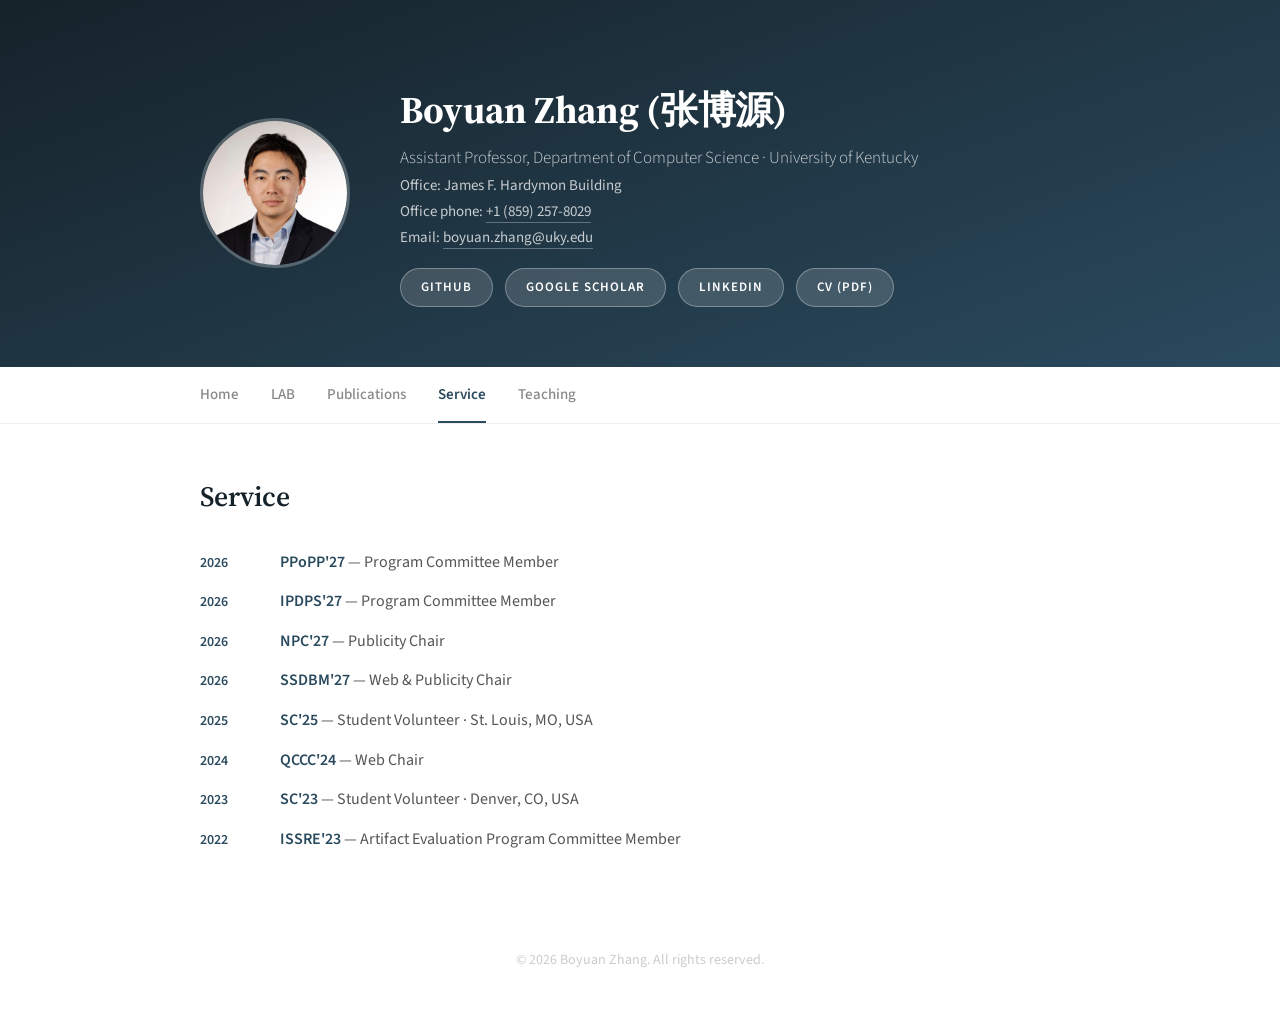
<file: service.html>
<!DOCTYPE html>
<html lang="en">
<head>
    <meta charset="UTF-8">
    <meta name="viewport" content="width=device-width, initial-scale=1.0">
    <title>Service | Boyuan Zhang</title>
    <meta name="description" content="Professional service by Boyuan Zhang: program committees, conference organization, and volunteering.">
    <link rel="preconnect" href="https://fonts.googleapis.com">
    <link rel="preconnect" href="https://fonts.gstatic.com" crossorigin>
    <link href="https://fonts.googleapis.com/css2?family=Source+Sans+3:wght@300;400;500;600;700&family=Source+Serif+4:wght@600;700&display=swap" rel="stylesheet">
    <link rel="stylesheet" href="styles.css?v=20261004-4">
</head>
<body>
    <div class="hero">
        <div class="hero-inner">
            <img src="boyuan.jpg" alt="Boyuan Zhang">
            <div class="hero-text">
                <h1>Boyuan Zhang <span class="name-cn">(张博源)</span></h1>
                <div class="subtitle">Assistant Professor, Department of Computer Science · University of Kentucky</div>
                <div class="contact">Office: James F. Hardymon Building</div>
                <div class="contact">Office phone: <a href="tel:+18592578029">+1 (859) 257-8029</a></div>
                <div class="email">Email: <a href="#" data-email aria-label="Email Boyuan Zhang">boyuan.zhang [at] uky [dot] edu</a></div>
                <div class="hero-links">
                    <a class="primary" href="https://github.com/boyuanzhang62" target="_blank" rel="noopener">GitHub</a>
                    <a class="primary" href="https://scholar.google.com/citations?hl=en&amp;user=GKlJrYYAAAAJ" target="_blank" rel="noopener">Google Scholar</a>
                    <a class="primary" href="https://www.linkedin.com/in/boyuan-zhang-b65344191/" target="_blank" rel="noopener">LinkedIn</a>
                    <a class="primary" href="CV_Boyuan_Zhang_2026.pdf" target="_blank" rel="noopener">CV (PDF)</a>
                </div>
            </div>
        </div>
    </div>

    <nav aria-label="Main navigation">
        <div class="nav-inner">
            <a href="index.html">Home</a>
            <a href="team.html">LAB</a>
            <a href="publications.html">Publications</a>
            <a class="active" aria-current="page" href="service.html">Service</a>
            <a href="teaching.html">Teaching</a>
        </div>
    </nav>

    <div class="content">
        <section>
            <h2>Service</h2>
            <ul class="service-list">
                <li class="service-entry"><span class="service-date">2026</span><span><strong>PPoPP&#x27;27</strong> — Program Committee Member</span></li>
                <li class="service-entry"><span class="service-date">2026</span><span><strong>IPDPS&#x27;27</strong> — Program Committee Member</span></li>
                <li class="service-entry"><span class="service-date">2026</span><span><strong>NPC&#x27;27</strong> — Publicity Chair</span></li>
                <li class="service-entry"><span class="service-date">2026</span><span><strong>SSDBM&#x27;27</strong> — Web &amp; Publicity Chair</span></li>
                <li class="service-entry"><span class="service-date">2025</span><span><strong>SC&#x27;25</strong> — Student Volunteer · St. Louis, MO, USA</span></li>
                <li class="service-entry"><span class="service-date">2024</span><span><strong>QCCC&#x27;24</strong> — Web Chair</span></li>
                <li class="service-entry"><span class="service-date">2023</span><span><strong>SC&#x27;23</strong> — Student Volunteer · Denver, CO, USA</span></li>
                <li class="service-entry"><span class="service-date">2022</span><span><strong>ISSRE&#x27;23</strong> — Artifact Evaluation Program Committee Member</span></li>
            </ul>
        </section>
    </div>

    <footer><p>&copy; 2026 Boyuan Zhang. All rights reserved.</p></footer>
    <script src="email.js"></script>
</body>
</html>
</file>
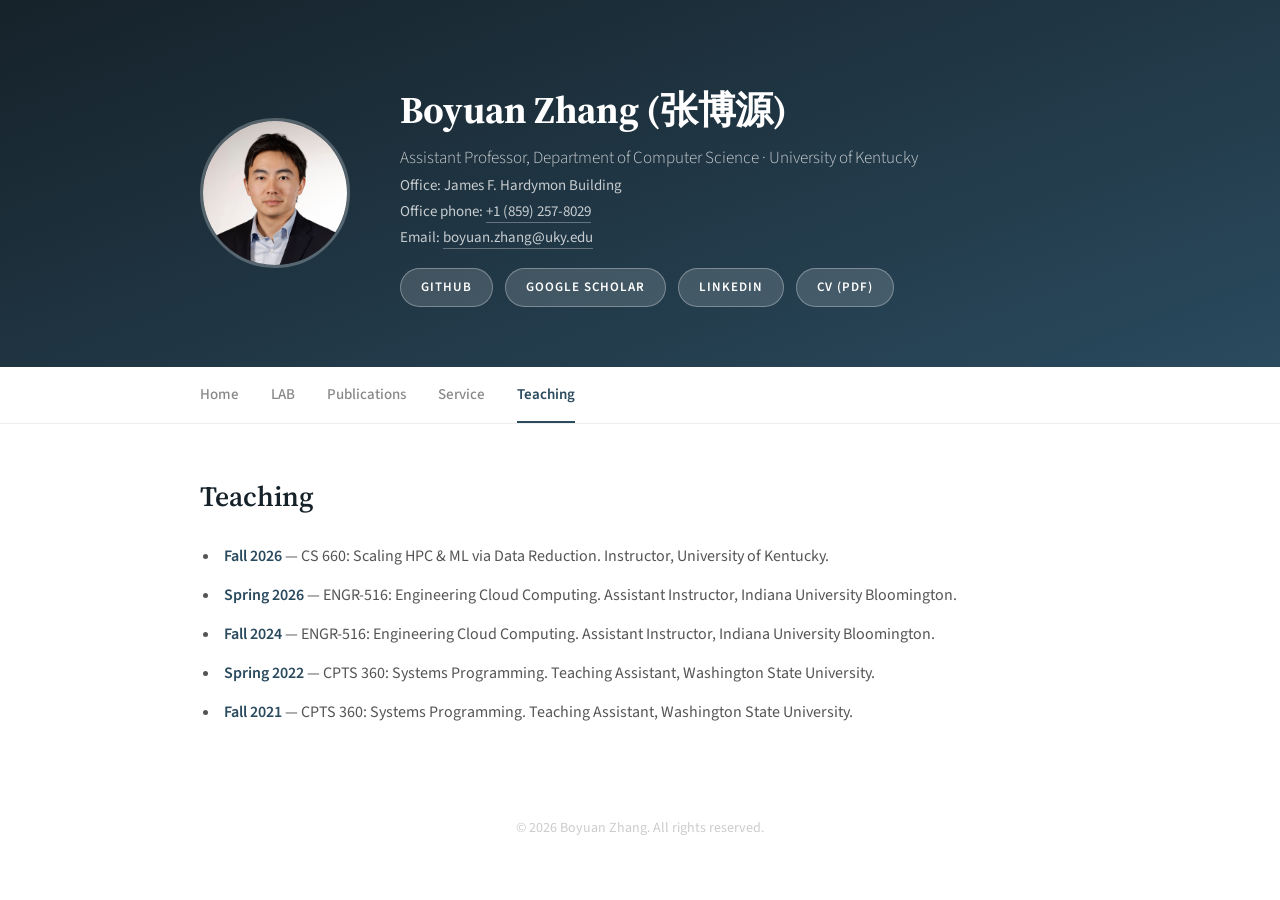
<file: teaching.html>
<!DOCTYPE html>
<html lang="en">
<head>
    <meta charset="UTF-8">
    <meta name="viewport" content="width=device-width, initial-scale=1.0">
    <title>Teaching | Boyuan Zhang</title>
    <meta name="description" content="Courses taught by Boyuan Zhang at the University of Kentucky, Indiana University, and Washington State University.">
    <link rel="preconnect" href="https://fonts.googleapis.com">
    <link rel="preconnect" href="https://fonts.gstatic.com" crossorigin>
    <link href="https://fonts.googleapis.com/css2?family=Source+Sans+3:wght@300;400;500;600;700&family=Source+Serif+4:wght@600;700&display=swap" rel="stylesheet">
    <link rel="stylesheet" href="styles.css?v=20261004-6">
</head>
<body>
    <div class="hero">
        <div class="hero-inner">
            <img src="boyuan.jpg" alt="Boyuan Zhang">
            <div class="hero-text">
                <h1>Boyuan Zhang <span class="name-cn">(张博源)</span></h1>
                <div class="subtitle">Assistant Professor, Department of Computer Science · University of Kentucky</div>
                <div class="contact">Office: James F. Hardymon Building</div>
                <div class="contact">Office phone: <a href="tel:+18592578029">+1 (859) 257-8029</a></div>
                <div class="email">Email: <a href="#" data-email aria-label="Email Boyuan Zhang">boyuan.zhang [at] uky [dot] edu</a></div>
                <div class="hero-links">
                    <a class="primary" href="https://github.com/boyuanzhang62" target="_blank" rel="noopener">GitHub</a>
                    <a class="primary" href="https://scholar.google.com/citations?hl=en&amp;user=GKlJrYYAAAAJ" target="_blank" rel="noopener">Google Scholar</a>
                    <a class="primary" href="https://www.linkedin.com/in/boyuan-zhang-b65344191/" target="_blank" rel="noopener">LinkedIn</a>
                    <a class="primary" href="CV_Boyuan_Zhang_2026.pdf" target="_blank" rel="noopener">CV (PDF)</a>
                </div>
            </div>
        </div>
    </div>

    <nav aria-label="Main navigation">
        <div class="nav-inner">
            <a href="index.html">Home</a>
            <a href="team.html">LAB</a>
            <a href="publications.html">Publications</a>
            <a href="service.html">Service</a>
            <a class="active" aria-current="page" href="teaching.html">Teaching</a>
        </div>
    </nav>

    <div class="content">
        <section>
            <h2>Teaching</h2>
            <ul class="teaching-list">
                <li><strong>Fall 2026</strong> — CS 660: Scaling HPC &amp; ML via Data Reduction. Instructor, University of Kentucky.</li>
                <li><strong>Spring 2026</strong> — ENGR-516: Engineering Cloud Computing. Assistant Instructor, Indiana University Bloomington.</li>
                <li><strong>Fall 2024</strong> — ENGR-516: Engineering Cloud Computing. Assistant Instructor, Indiana University Bloomington.</li>
                <li><strong>Spring 2022</strong> — CPTS 360: Systems Programming. Teaching Assistant, Washington State University.</li>
                <li><strong>Fall 2021</strong> — CPTS 360: Systems Programming. Teaching Assistant, Washington State University.</li>
            </ul>
        </section>
    </div>

    <footer><p>&copy; 2026 Boyuan Zhang. All rights reserved.</p></footer>
    <script src="email.js"></script>
</body>
</html>
</file>
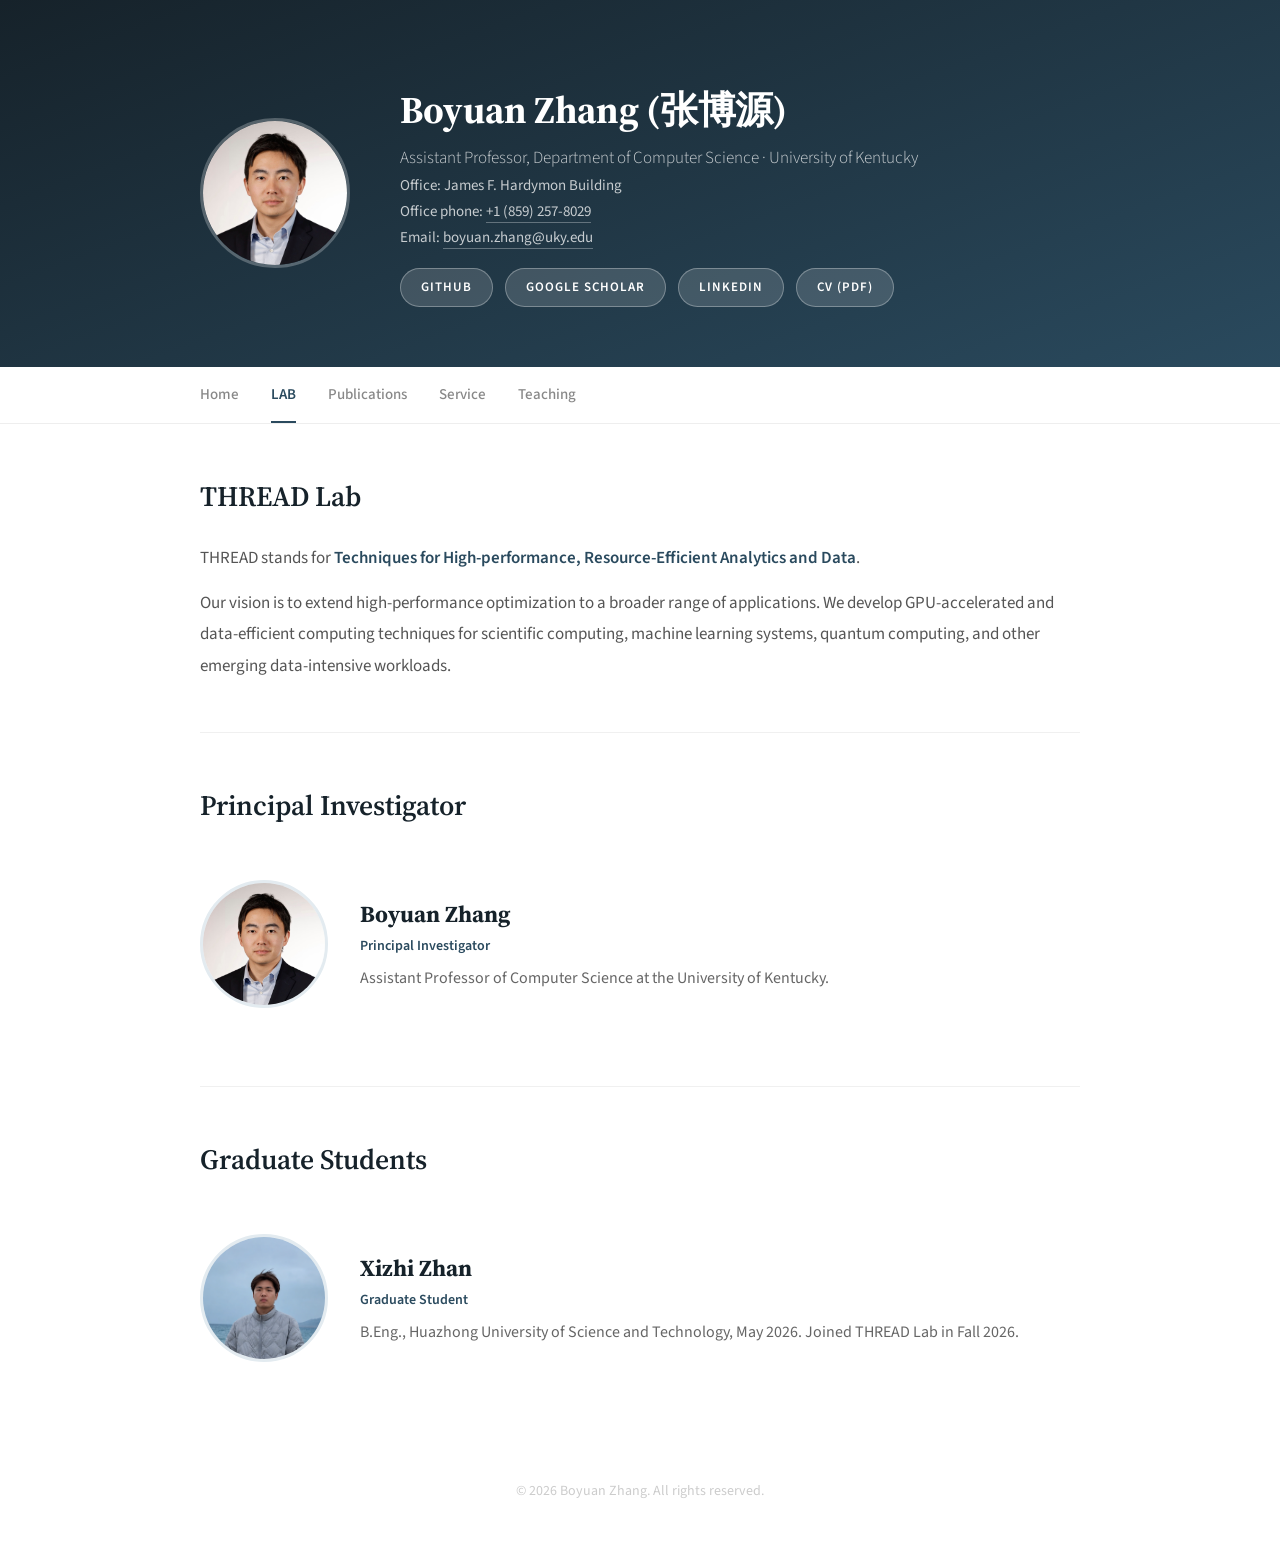
<file: team.html>
<!DOCTYPE html>
<html lang="en">
<head>
    <meta charset="UTF-8">
    <meta name="viewport" content="width=device-width, initial-scale=1.0">
    <title>Lab | THREAD Lab</title>
    <meta name="description" content="THREAD Lab at the University of Kentucky.">
    <link rel="preconnect" href="https://fonts.googleapis.com">
    <link rel="preconnect" href="https://fonts.gstatic.com" crossorigin>
    <link href="https://fonts.googleapis.com/css2?family=Source+Sans+3:wght@300;400;500;600;700&family=Source+Serif+4:wght@600;700&display=swap" rel="stylesheet">
    <link rel="stylesheet" href="styles.css?v=20261004-4">
</head>
<body>
    <div class="hero">
        <div class="hero-inner">
            <img src="boyuan.jpg" alt="Boyuan Zhang">
            <div class="hero-text">
                <h1>Boyuan Zhang <span class="name-cn">(张博源)</span></h1>
                <div class="subtitle">Assistant Professor, Department of Computer Science · University of Kentucky</div>
                <div class="contact">Office: James F. Hardymon Building</div>
                <div class="contact">Office phone: <a href="tel:+18592578029">+1 (859) 257-8029</a></div>
                <div class="email">Email: <a href="#" data-email aria-label="Email Boyuan Zhang">boyuan.zhang [at] uky [dot] edu</a></div>
                <div class="hero-links">
                    <a class="primary" href="https://github.com/boyuanzhang62" target="_blank" rel="noopener">GitHub</a>
                    <a class="primary" href="https://scholar.google.com/citations?hl=en&amp;user=GKlJrYYAAAAJ" target="_blank" rel="noopener">Google Scholar</a>
                    <a class="primary" href="https://www.linkedin.com/in/boyuan-zhang-b65344191/" target="_blank" rel="noopener">LinkedIn</a>
                    <a class="primary" href="CV_Boyuan_Zhang_2026.pdf" target="_blank" rel="noopener">CV (PDF)</a>
                </div>
            </div>
        </div>
    </div>

    <nav aria-label="Main navigation">
        <div class="nav-inner">
            <a href="index.html">Home</a>
            <a class="active" aria-current="page" href="team.html">LAB</a>
            <a href="publications.html">Publications</a>
            <a href="service.html">Service</a>
            <a href="teaching.html">Teaching</a>
        </div>
    </nav>

    <div class="content">
        <section>
            <h2>THREAD Lab</h2>
            <div class="about-text">
                <p>THREAD stands for <strong>Techniques for High-performance, Resource-Efficient Analytics and Data</strong>.</p>
                <p>Our vision is to extend high-performance optimization to a broader range of applications. We develop GPU-accelerated and data-efficient computing techniques for scientific computing, machine learning systems, quantum computing, and other emerging data-intensive workloads.</p>
            </div>
        </section>

        <section>
            <h2>Principal Investigator</h2>
            <div class="team-list">
                <article class="team-entry">
                    <div class="team-photo pi"><img src="boyuan.jpg" alt="Boyuan Zhang"></div>
                    <div class="team-info">
                        <h3>Boyuan Zhang</h3>
                        <div class="team-role">Principal Investigator</div>
                        <p class="team-bio">Assistant Professor of Computer Science at the University of Kentucky.</p>
                    </div>
                </article>
            </div>
        </section>

        <section>
            <h2>Graduate Students</h2>
            <div class="team-list">
                <article class="team-entry">
                    <div class="team-photo student"><img src="images/xizhi-zhan.png" alt="Xizhi Zhan"></div>
                    <div class="team-info">
                        <h3>Xizhi Zhan</h3>
                        <div class="team-role">Graduate Student</div>
                        <p class="team-bio">B.Eng., Huazhong University of Science and Technology, May 2026. Joined THREAD Lab in Fall 2026.</p>
                    </div>
                </article>
            </div>
        </section>
    </div>

    <footer><p>&copy; 2026 Boyuan Zhang. All rights reserved.</p></footer>
    <script src="email.js"></script>
</body>
</html>
</file>
<file: styles.css>
* { box-sizing: border-box; margin: 0; padding: 0; }

body {
    font-family: 'Source Sans 3', -apple-system, sans-serif;
    color: #333;
    background: #fff;
    line-height: 1.6;
}

/* Original profile banner */
.hero {
    background: #16222a;
    background: linear-gradient(160deg, #16222a 0%, #2a4a5e 100%);
    color: white;
    padding: 80px 0 60px;
}

.hero-inner {
    max-width: 960px;
    margin: 0 auto;
    padding: 0 40px;
    display: flex;
    align-items: center;
    gap: 50px;
}

.hero img {
    width: 150px;
    height: 150px;
    border-radius: 50%;
    object-fit: cover;
    object-position: center 18%;
    border: 3px solid rgba(255,255,255,0.25);
    flex-shrink: 0;
}

.hero-text h1 {
    font-family: 'Source Serif 4', Georgia, serif;
    font-size: 38px;
    font-weight: 700;
    margin-bottom: 4px;
    letter-spacing: -0.3px;
}

.hero-text .name-cn { display: inline-block; white-space: nowrap; }

.hero-text .subtitle {
    font-size: 17px;
    font-weight: 300;
    color: rgba(255,255,255,0.75);
    margin-bottom: 2px;
}

.hero-text .email, .hero-text .contact {
    font-size: 15px;
    font-weight: 400;
    color: rgba(255,255,255,0.75);
    margin-bottom: 2px;
}

.hero-text .email { margin-bottom: 18px; }

.hero-text .email a, .hero-text .contact a {
    color: rgba(255,255,255,0.75);
    text-decoration: none;
    border-bottom: 1px solid rgba(255,255,255,0.3);
    transition: all 0.2s;
}

.hero-text .email a:hover, .hero-text .contact a:hover { color: #fff; border-bottom-color: #fff; }
.hero-links { display: flex; gap: 12px; flex-wrap: wrap; }

.hero-links a {
    display: inline-block;
    padding: 8px 20px;
    font-size: 13px;
    font-weight: 600;
    text-transform: uppercase;
    letter-spacing: 1px;
    text-decoration: none;
    border-radius: 100px;
    transition: all 0.25s ease;
}

.hero-links a.primary {
    background: rgba(255,255,255,0.15);
    color: #fff;
    border: 1px solid rgba(255,255,255,0.3);
}

.hero-links a.primary:hover { background: #fff; color: #16222a; border-color: #fff; }

/* Original sticky navigation */
nav {
    background: #fff;
    border-bottom: 1px solid #eee;
    position: sticky;
    top: 0;
    z-index: 100;
}

nav .nav-inner {
    max-width: 960px;
    margin: 0 auto;
    padding: 0 40px;
    display: flex;
    gap: 32px;
}

nav a {
    display: inline-block;
    padding: 16px 0 14px;
    color: #888;
    text-decoration: none;
    font-size: 15px;
    font-weight: 500;
    letter-spacing: 0;
    border-bottom: 2px solid transparent;
    transition: all 0.2s ease;
}

nav a:hover, nav a.active { color: #2a4a5e; border-bottom-color: #2a4a5e; }
nav a.active { font-weight: 600; }

/* Original content rhythm */
.content { max-width: 960px; margin: 0 auto; padding: 0 40px; }

section { padding: 50px 0; border-bottom: 1px solid #f0f0f0; }
section:last-of-type { border-bottom: none; }

h2 {
    font-family: 'Source Serif 4', Georgia, serif;
    font-size: 28px;
    font-weight: 600;
    color: #16222a;
    margin-bottom: 24px;
}

.about-text { color: #555; font-size: 17px; line-height: 1.85; }
.about-text p { margin-bottom: 14px; }
.about-text p:last-child { margin-bottom: 0; }
.about-text strong { color: #2a4a5e; font-weight: 600; }
.about-text a, .text-link { color: #2a4a5e; text-decoration: none; border-bottom: 1px dashed #2a4a5e; }
.about-text a:hover, .text-link:hover { border-bottom-style: solid; }

/* Openings */
.openings-content {
    background: linear-gradient(135deg, #f6f9fb 0%, #eef3f7 100%);
    border: 1px solid #dce6ed;
    border-radius: 10px;
    padding: 28px 32px;
    font-size: 17px;
    color: #555;
    line-height: 1.85;
}

.openings-content p { margin-bottom: 12px; }
.openings-content p:last-child { margin-bottom: 0; }
.openings-content strong { color: #2a4a5e; }
.openings-content a { color: #2a4a5e; font-weight: 600; text-decoration: none; border-bottom: 1px dashed #2a4a5e; }
.openings-content a:hover { border-bottom-style: solid; }

/* News */
.news-list { margin: 0; padding: 0; list-style: none; }
.news-item { display: flex; gap: 16px; padding: 9px 0; align-items: baseline; }
.news-date { flex-shrink: 0; width: 80px; font-size: 13px; font-weight: 600; color: #2a4a5e; font-variant-numeric: tabular-nums; }
.news-text { font-size: 15px; color: #555; line-height: 1.55; }
.news-text strong { color: #2a4a5e; }

/* Publications — unchanged from the original visual language */
.pub-list { margin-top: 10px; }
.pub-entry { display: flex; gap: 24px; padding: 26px 0; border-bottom: 1px solid #f0f0f0; }
.pub-entry:last-child { border-bottom: none; }
.pub-year { flex-shrink: 0; width: 130px; padding-top: 3px; display: flex; flex-direction: column; gap: 8px; }

.pub-tag {
    display: block;
    font-size: 14px;
    font-weight: 700;
    text-align: center;
    padding: 8px 16px;
    border-radius: 6px;
    letter-spacing: 0.3px;
    line-height: 1.3;
}

.pub-tag.conf { color: #2a4a5e; background: #e8f0f5; }
.pub-tag.award { color: #92600a; background: #fef6e0; border: 1px solid #f0dca0; font-size: 13px; }
.pub-body { flex: 1; min-width: 0; }
.pub-body .title { font-weight: 600; color: #222; font-size: 17px; line-height: 1.5; margin-bottom: 8px; }
.pub-body .title a { color: inherit; text-decoration: none; }
.pub-body .title a:hover { color: #2a4a5e; text-decoration: underline; }
.pub-body .authors { font-size: 16px; color: #888; line-height: 1.6; margin-bottom: 6px; }
.pub-body .authors strong { color: #2a4a5e; }
.pub-body .venue { font-size: 15px; color: #aaa; font-style: italic; }
.footnote { font-size: 14px; color: #777; margin-top: 20px; padding-top: 16px; border-top: 1px solid #f0f0f0; }
.footnote a { color: #2a4a5e; text-decoration: none; border-bottom: 1px dashed #2a4a5e; }

/* Service and teaching */
.service-list { margin: 0; padding: 0; list-style: none; }
.service-entry { display: flex; align-items: baseline; gap: 16px; padding: 7px 0; color: #555; font-size: 16px; }
.service-date { width: 64px; flex-shrink: 0; color: #2a4a5e; font-size: 14px; font-weight: 600; }
.service-entry strong { color: #2a4a5e; font-weight: 600; }
.page-intro { color: #555; font-size: 17px; line-height: 1.85; }

/* Teaching */
.teaching-list { margin: 0; padding-left: 20px; color: #555; font-size: 16px; line-height: 1.7; }
.teaching-list li { padding-left: 4px; margin-bottom: 12px; }
.teaching-list li:last-child { margin-bottom: 0; }
.teaching-list strong { color: #2a4a5e; font-weight: 600; }

/* Team additions, styled to match the original page */
.team-list { display: flex; flex-direction: column; gap: 0; }
.team-entry { display: flex; align-items: center; gap: 32px; padding: 28px 0; border-bottom: 1px solid #f0f0f0; }
.team-entry:last-child { border-bottom: none; }
.team-photo {
    width: 128px;
    height: 128px;
    flex-shrink: 0;
    overflow: hidden;
    border-radius: 50%;
    border: 3px solid #e3ebf0;
    background: #eef3f7;
}
.team-photo img { width: 100%; height: 100%; object-fit: cover; }
.team-photo.pi img { object-position: center 18%; }
.team-photo.student img { transform: translate(6px, -8px) scale(2); transform-origin: 50% 0; }
.team-info h3 { font-family: 'Source Serif 4', Georgia, serif; color: #16222a; font-size: 23px; margin-bottom: 2px; }
.team-role { color: #2a4a5e; font-size: 14px; font-weight: 600; margin-bottom: 8px; }
.team-bio { color: #666; font-size: 16px; line-height: 1.7; }

footer { text-align: center; padding: 40px 20px; color: #ccc; font-size: 14px; }

@media (max-width: 700px) {
    .hero { padding: 50px 0 40px; }
    .hero-inner { padding: 0 24px; flex-direction: column; text-align: center; gap: 25px; }
    .hero-text h1 { font-size: 30px; }
    .hero-links { justify-content: center; }
    .content { padding: 0 24px; }
    section { padding: 36px 0; }
    .pub-entry { flex-direction: column; gap: 8px; }
    .pub-year { width: auto; flex-direction: row; flex-wrap: wrap; gap: 8px; align-items: center; }
    .news-item { flex-direction: column; gap: 4px; }
    .news-date { width: auto; }
    nav .nav-inner { padding: 0 24px; justify-content: center; flex-wrap: wrap; gap: 0 16px; }
    nav a { padding: 14px 0 12px; font-size: 14px; }
    .team-entry { align-items: flex-start; gap: 20px; }
    .team-photo { width: 96px; height: 96px; }
    .team-info h3 { font-size: 20px; }
    .team-bio { font-size: 15px; }
}
</file>
